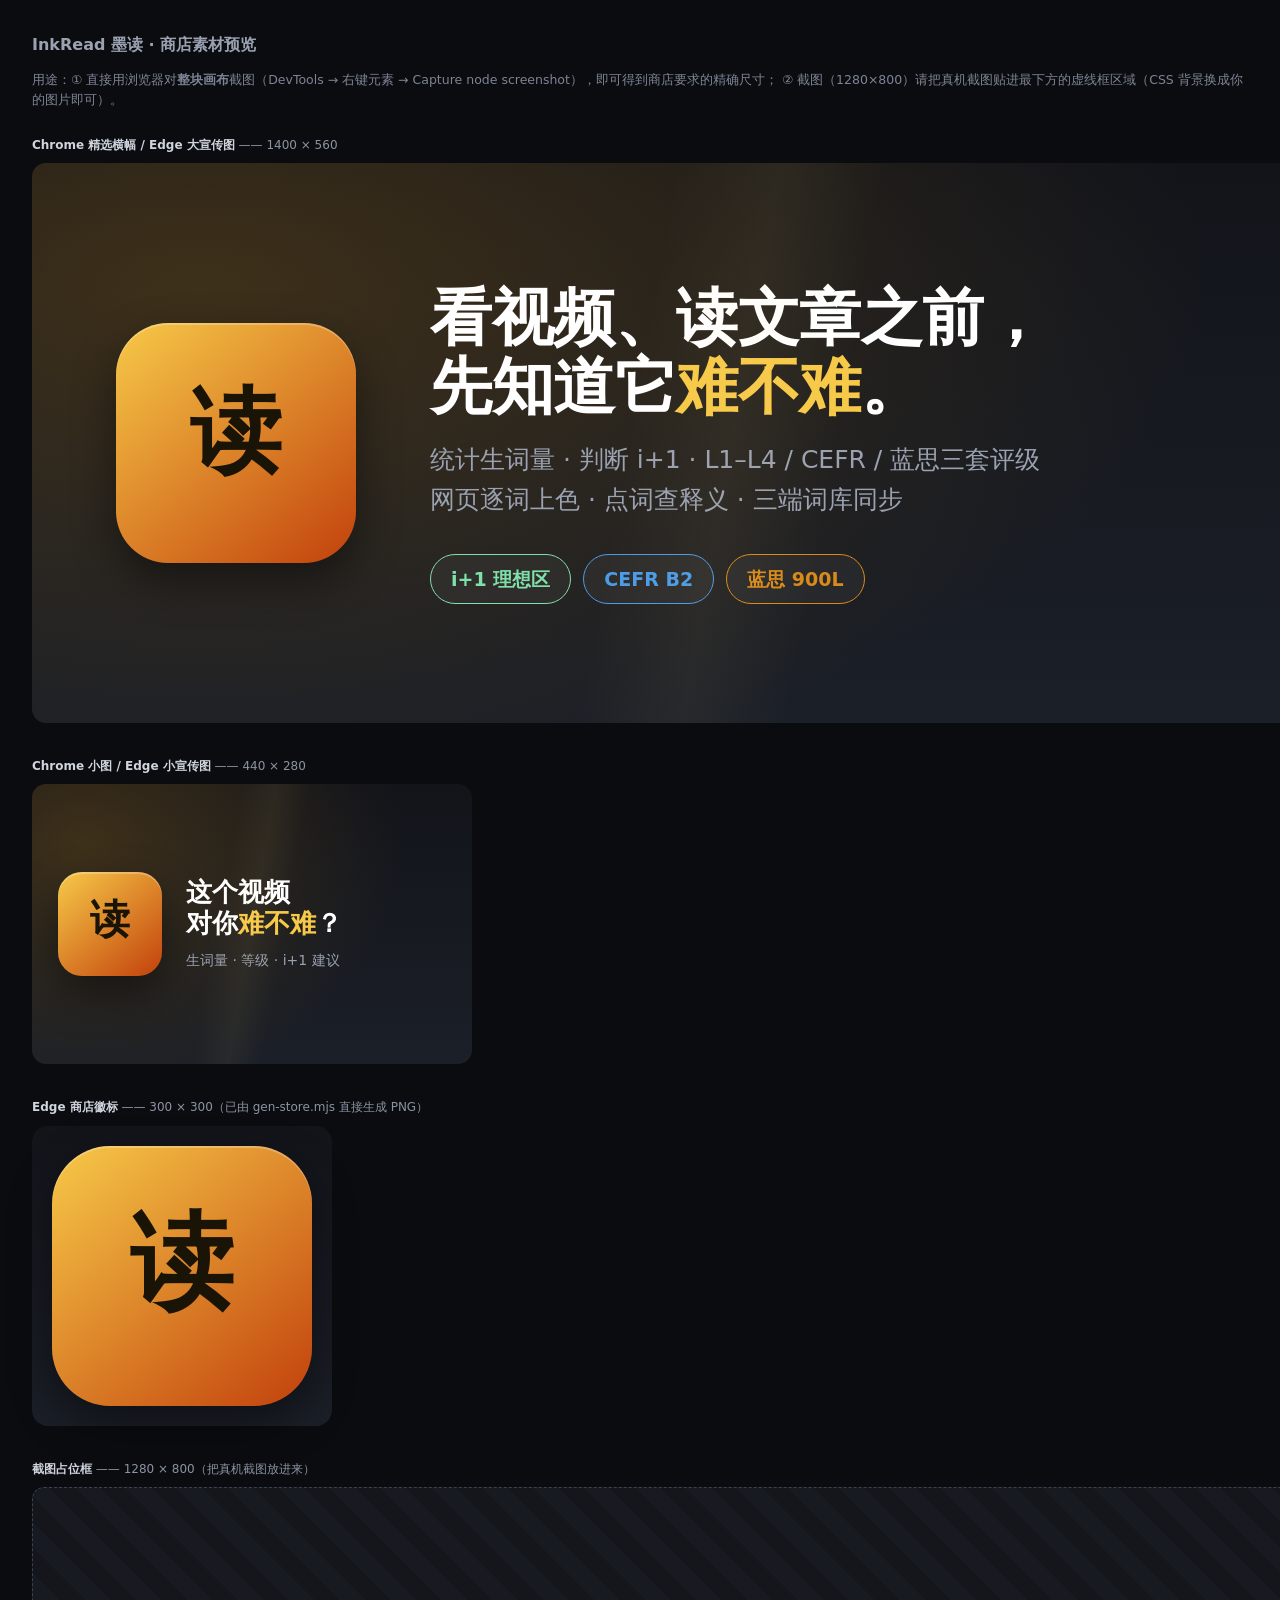
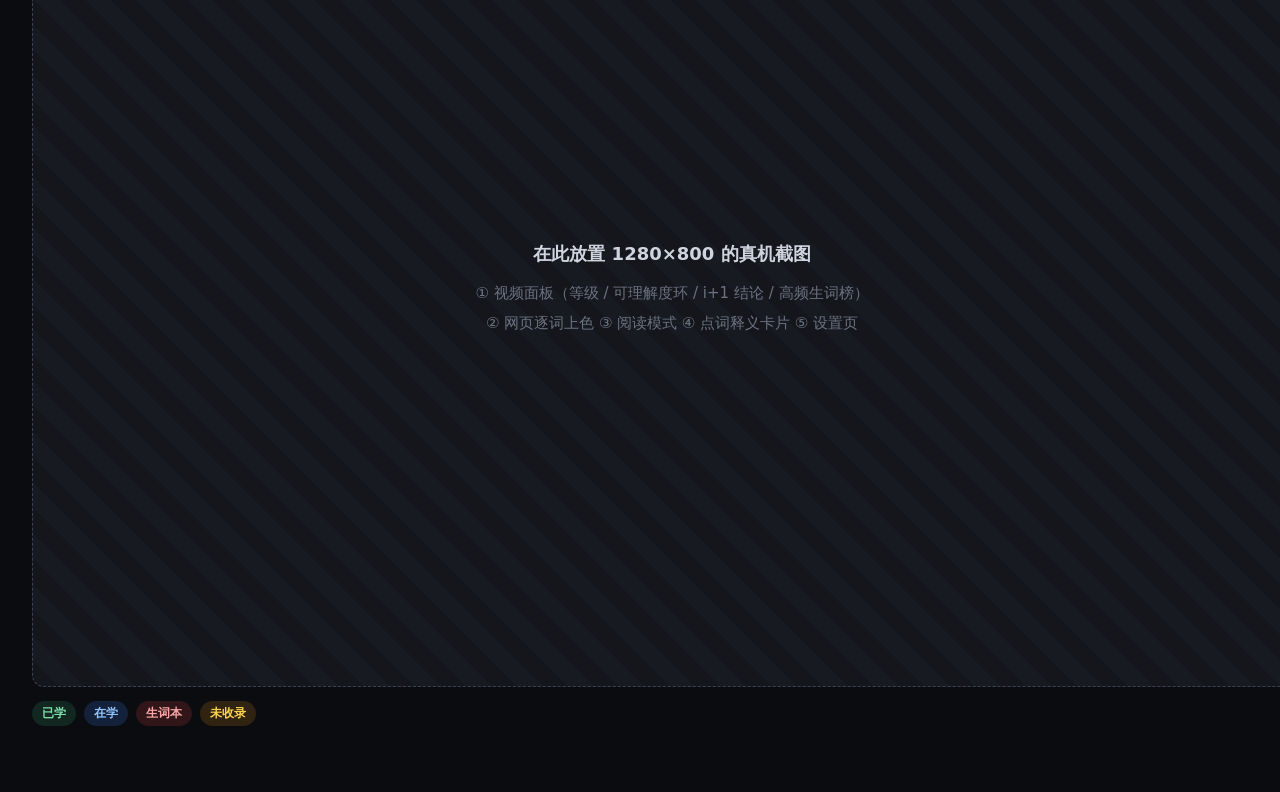
<file: plugin/store/preview.html>
<!DOCTYPE html>
<html lang="zh-CN">
<head>
<meta charset="utf-8">
<title>InkRead 墨读 · 商店素材预览（按尺寸截图）</title>
<style>
  :root {
    --gold-a: #f7c948; --gold-b: #c2410c; --ink: #1a1407;
    --bg-top: #12141a; --bg-bot: #1b1f27;
    --new: #d64545; --learn: #3b82f6; --known: #2e9e6b; --warn: #d98a19;
  }
  * { box-sizing: border-box; }
  body {
    margin: 0; padding: 32px; background: #0b0c10; color: #e8eaf0;
    font: 14px/1.6 -apple-system, "Segoe UI", "PingFang SC", "Microsoft YaHei", system-ui, sans-serif;
  }
  h1 { font-size: 16px; color: #9aa1b0; font-weight: 600; margin: 0 0 6px; }
  .tip { color: #7d8494; font-size: 12.5px; margin-bottom: 26px; }
  .row { margin-bottom: 34px; }
  .row > .cap { font-size: 12px; color: #8b93a3; margin-bottom: 8px; }
  .row > .cap b { color: #cfd4de; }

  /* ---------- 通用品牌底 ---------- */
  .brand {
    position: relative; overflow: hidden; display: flex; align-items: center;
    background: radial-gradient(120% 150% at 12% 22%, rgba(120,84,22,.42), transparent 60%),
                linear-gradient(180deg, var(--bg-top), var(--bg-bot));
    border-radius: 14px;
  }
  .brand::after {          /* 斜向微高光 */
    content: ''; position: absolute; inset: -20% -40%;
    background: linear-gradient(100deg, transparent 46%, rgba(255,226,150,.05) 50%, transparent 54%);
    pointer-events: none;
  }
  .logo {
    flex: none; display: grid; place-items: center; font-weight: 800; color: var(--ink);
    background: linear-gradient(140deg, var(--gold-a), var(--gold-b));
    box-shadow: 0 18px 44px rgba(0,0,0,.45), inset 0 2px 0 rgba(255,255,255,.25);
  }
  .logo span { transform: translateY(-8%); }

  /* ---------- 1400×560 精选横幅 ---------- */
  .marquee { width: 1400px; height: 560px; padding: 0 84px; gap: 74px; }
  .marquee .logo { width: 240px; height: 240px; border-radius: 52px; font-size: 92px; }
  .marquee h2 { margin: 0 0 18px; font-size: 62px; line-height: 1.12; letter-spacing: -.5px; color: #fff; }
  .marquee h2 em { font-style: normal; color: var(--gold-a); }
  .marquee p { margin: 0; font-size: 25px; color: #9aa1b0; max-width: 760px; }
  .marquee .tags { display: flex; gap: 12px; margin-top: 34px; }
  .marquee .tags i {
    font-style: normal; font-size: 19px; font-weight: 700; padding: 9px 20px; border-radius: 999px;
    border: 1px solid currentColor; background: rgba(255,255,255,.04);
  }

  /* ---------- 440×280 小宣传图 ---------- */
  .promo { width: 440px; height: 280px; padding: 0 26px; gap: 24px; }
  .promo .logo { width: 104px; height: 104px; border-radius: 24px; font-size: 40px; }
  .promo h2 { margin: 0 0 10px; font-size: 26px; line-height: 1.2; color: #fff; }
  .promo h2 em { font-style: normal; color: var(--gold-a); }
  .promo p { margin: 0; font-size: 14px; color: #9aa1b0; }

  /* ---------- 1280×800 截图框（放真机截图用） ---------- */
  .shot {
    width: 1280px; height: 800px; border: 1px dashed #3a4150; border-radius: 12px;
    background: repeating-linear-gradient(45deg, #14161c 0 18px, #171a21 18px 36px);
    display: grid; place-items: center; text-align: center; color: #6b7280;
  }
  .shot .inner { font-size: 15px; line-height: 2; }
  .shot .inner b { color: #cfd4de; display: block; font-size: 18px; margin-bottom: 6px; }

  .status { display: flex; gap: 8px; margin-top: 14px; }
  .status i { font-style: normal; font-size: 12px; font-weight: 700; padding: 3px 10px; border-radius: 999px; }
</style>
</head>
<body>

<h1>InkRead 墨读 · 商店素材预览</h1>
<p class="tip">
  用途：① 直接用浏览器对<b>整块画布</b>截图（DevTools → 右键元素 → Capture node screenshot），即可得到商店要求的精确尺寸；
  ② 截图（1280×800）请把真机截图贴进最下方的虚线框区域（CSS 背景换成你的图片即可）。
</p>

<div class="row">
  <div class="cap"><b>Chrome 精选横幅 / Edge 大宣传图</b> —— 1400 × 560</div>
  <div class="brand marquee" id="marquee">
    <div class="logo"><span>读</span></div>
    <div>
      <h2>看视频、读文章之前，<br>先知道它<em>难不难</em>。</h2>
      <p>统计生词量 · 判断 i+1 · L1–L4 / CEFR / 蓝思三套评级<br>网页逐词上色 · 点词查释义 · 三端词库同步</p>
      <div class="tags">
        <i style="color:#7fe0aa">i+1 理想区</i>
        <i style="color:#4a9be8">CEFR B2</i>
        <i style="color:#d98a19">蓝思 900L</i>
      </div>
    </div>
  </div>
</div>

<div class="row">
  <div class="cap"><b>Chrome 小图 / Edge 小宣传图</b> —— 440 × 280</div>
  <div class="brand promo" id="promo">
    <div class="logo"><span>读</span></div>
    <div>
      <h2>这个视频<br>对你<em>难不难</em>？</h2>
      <p>生词量 · 等级 · i+1 建议</p>
    </div>
  </div>
</div>

<div class="row">
  <div class="cap"><b>Edge 商店徽标</b> —— 300 × 300（已由 gen-store.mjs 直接生成 PNG）</div>
  <div style="width:300px;height:300px;display:grid;place-items:center;background:linear-gradient(180deg,#12141a,#1b1f27);border-radius:16px">
    <div class="logo" style="width:260px;height:260px;border-radius:58px;font-size:104px"><span>读</span></div>
  </div>
</div>

<div class="row">
  <div class="cap"><b>截图占位框</b> —— 1280 × 800（把真机截图放进来）</div>
  <div class="shot">
    <div class="inner">
      <b>在此放置 1280×800 的真机截图</b>
      ① 视频面板（等级 / 可理解度环 / i+1 结论 / 高频生词榜）<br>
      ② 网页逐词上色 ③ 阅读模式 ④ 点词释义卡片 ⑤ 设置页
    </div>
  </div>
  <div class="status">
    <i style="background:rgba(46,158,107,.18);color:#7fe0aa">已学</i>
    <i style="background:rgba(59,130,246,.18);color:#93c5fd">在学</i>
    <i style="background:rgba(214,69,69,.18);color:#fca5a5">生词本</i>
    <i style="background:rgba(217,138,25,.18);color:#fcd34d">未收录</i>
  </div>
</div>

</body>
</html>
</file>
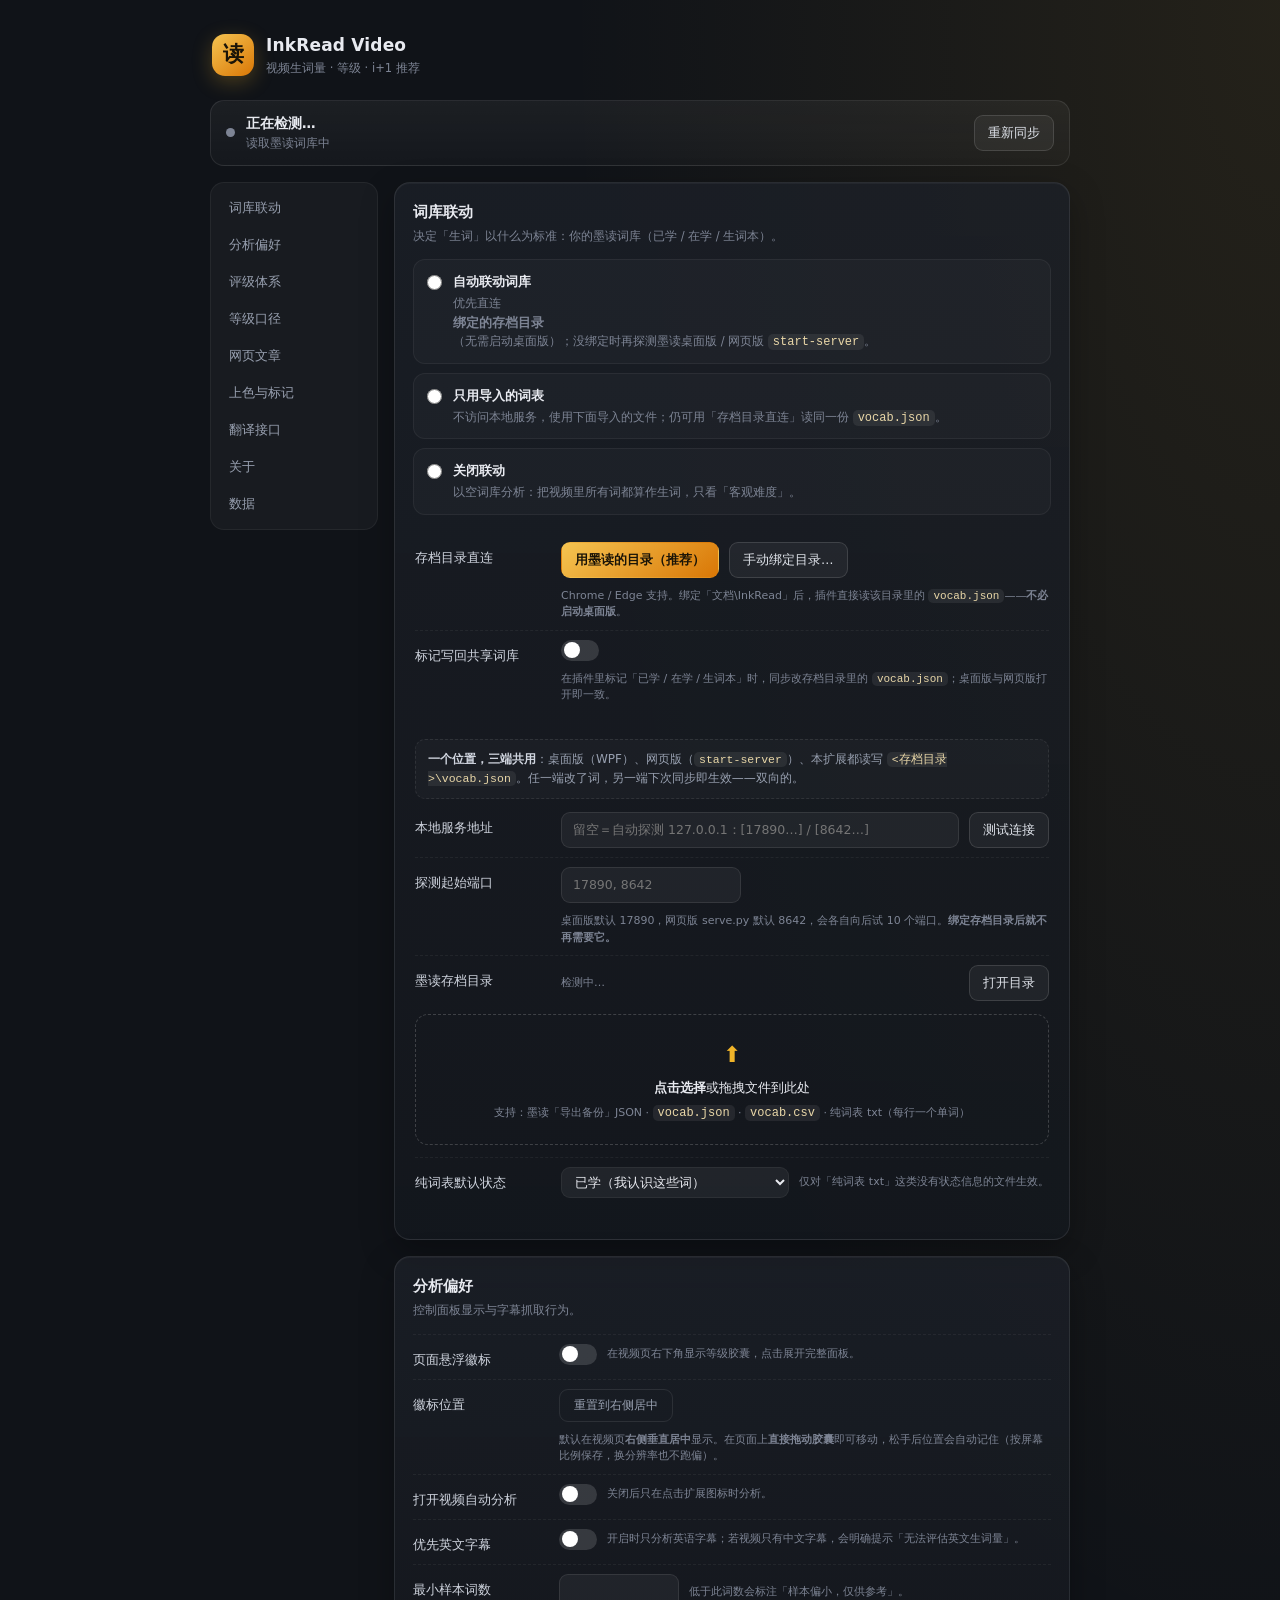
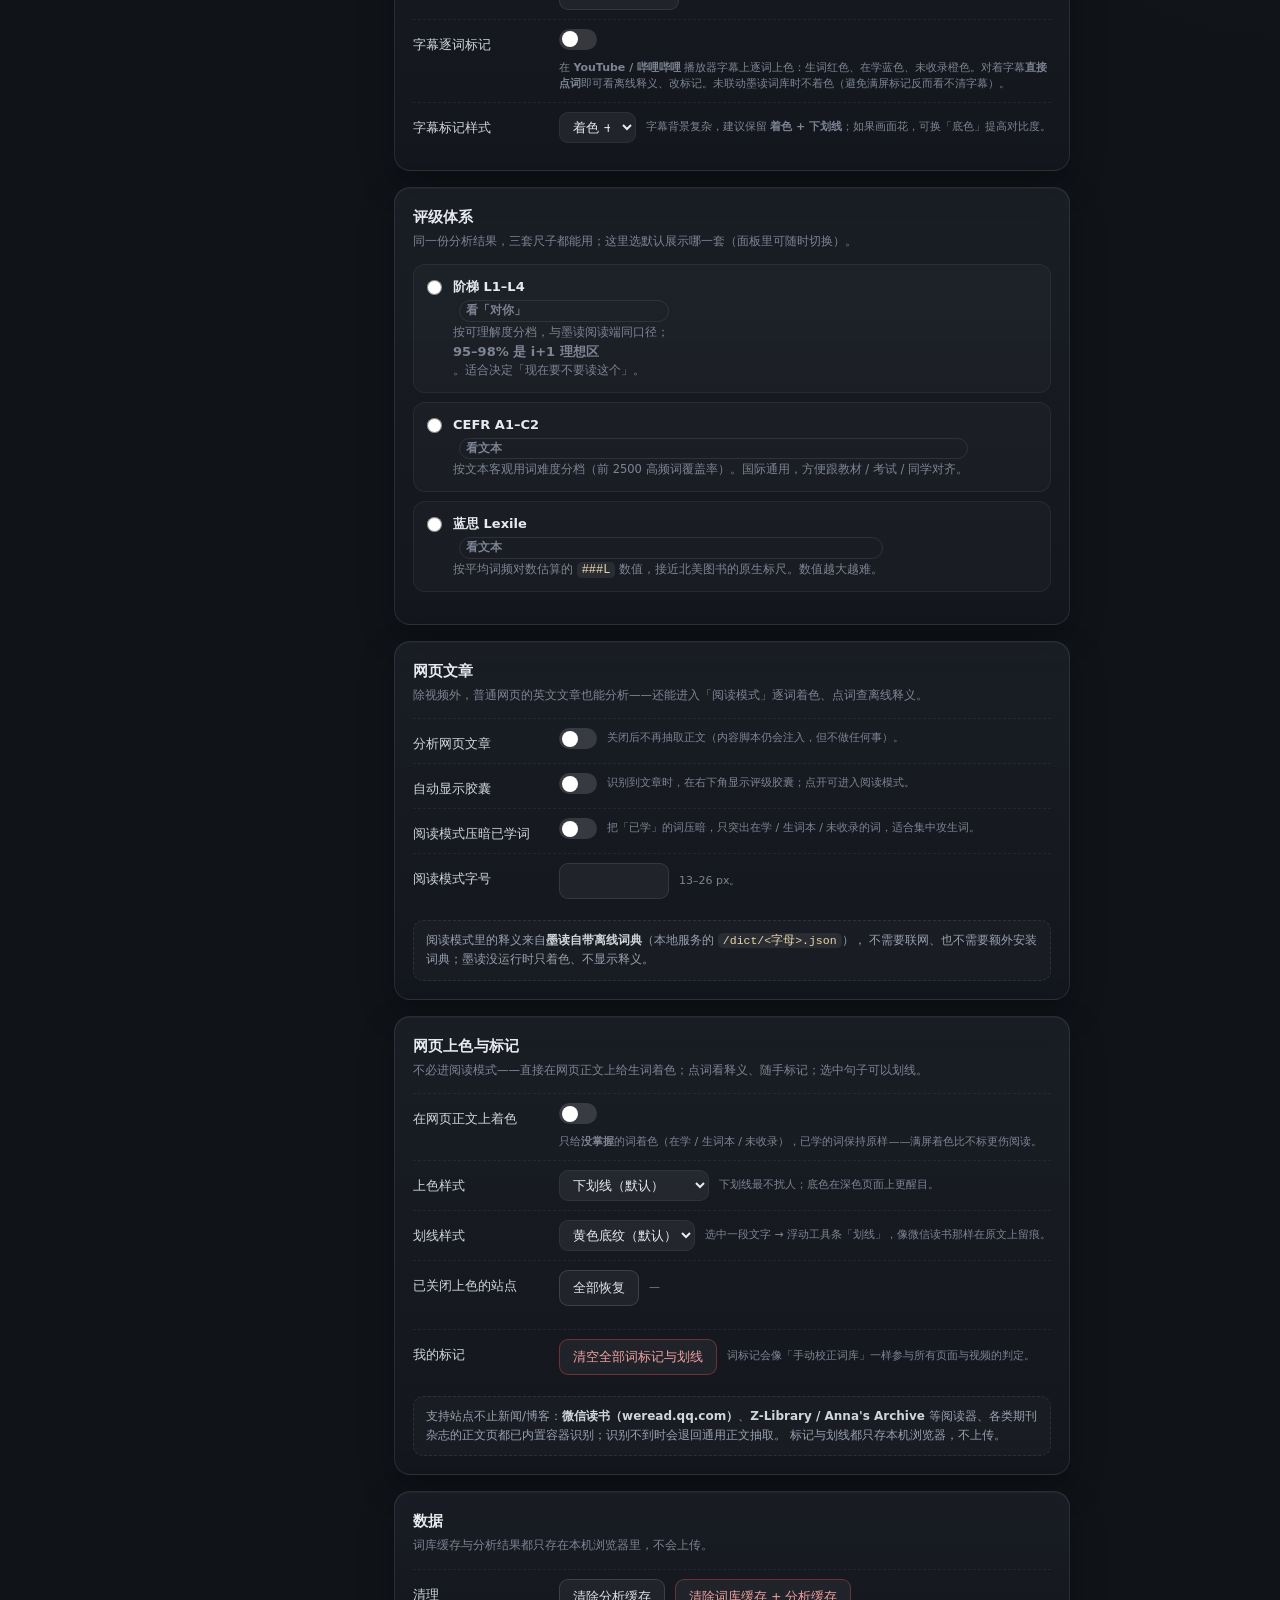
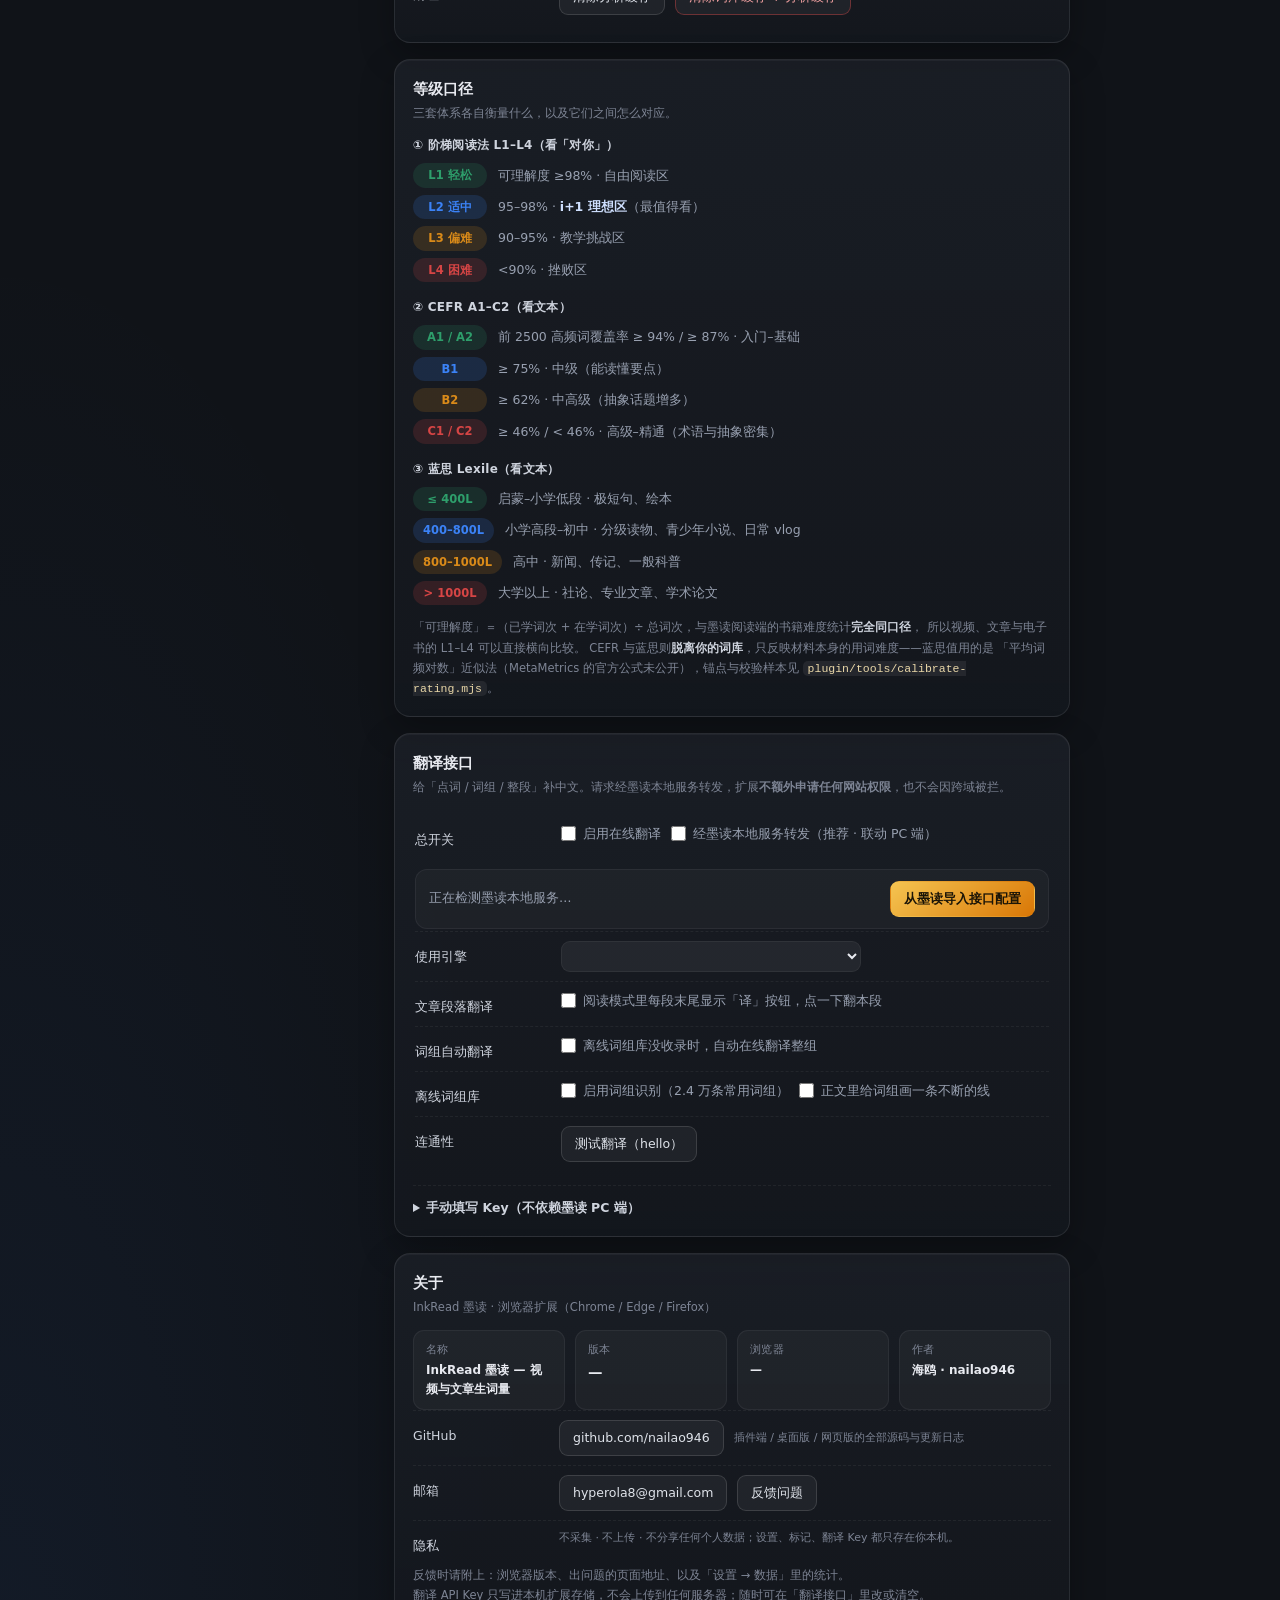
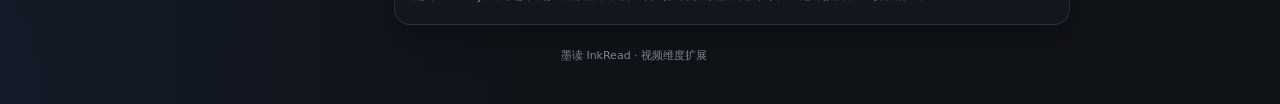
<file: plugin/src/options/options.html>
<!DOCTYPE html>
<html lang="zh-CN">
<head>
  <meta charset="utf-8">
  <title>InkRead Video — 设置</title>
  <link rel="stylesheet" href="options.css">
</head>
<body>
  <div class="page">
    <header class="head">
      <div class="brand">
        <span class="mark">读</span>
        <div>
          <h1>InkRead Video</h1>
          <p>视频生词量 · 等级 · i+1 推荐</p>
        </div>
      </div>
      <span class="ver" id="ver"></span>
    </header>

    <div class="banner" id="linkBanner">
      <span class="dot"></span>
      <div class="banner-t">
        <b id="bannerTitle">正在检测…</b>
        <span id="bannerDesc">读取墨读词库中</span>
      </div>
      <button class="btn" id="btnRefreshVocab">重新同步</button>
    </div>

    <div class="settings-layout">
      <nav class="settings-tabs" data-tabs title="点击跳转到对应设置">
        <button data-tab="link">词库联动</button>
        <button data-tab="prefs">分析偏好</button>
        <button data-tab="rating">评级体系</button>
        <button data-tab="caliber">等级口径</button>
        <button data-tab="article">网页文章</button>
        <button data-tab="color">上色与标记</button>
        <button data-tab="translate">翻译接口</button>
        <button data-tab="about">关于</button>
        <button data-tab="data">数据</button>
      </nav>
      <div class="settings-body">

    <!-- ============ 词库联动 ============ -->
    <section class="card settings-section" data-sec="link">
      <div class="card-h">
        <h2>词库联动</h2>
        <p>决定「生词」以什么为标准：你的墨读词库（已学 / 在学 / 生词本）。</p>
      </div>

      <div class="modes" id="modes">
        <label class="mode" data-mode="auto">
          <input type="radio" name="linkmode" value="auto">
          <div class="mode-b">
            <b>自动联动词库</b>
            <span>优先直连<b>绑定的存档目录</b>（无需启动桌面版）；没绑定时再探测墨读桌面版 / 网页版 <code>start-server</code>。</span>
          </div>
        </label>
        <label class="mode" data-mode="manual">
          <input type="radio" name="linkmode" value="manual">
          <div class="mode-b">
            <b>只用导入的词表</b>
            <span>不访问本地服务，使用下面导入的文件；仍可用「存档目录直连」读同一份 <code>vocab.json</code>。</span>
          </div>
        </label>
        <label class="mode" data-mode="off">
          <input type="radio" name="linkmode" value="off">
          <div class="mode-b">
            <b>关闭联动</b>
            <span>以空词库分析：把视频里所有词都算作生词，只看「客观难度」。</span>
          </div>
        </label>
      </div>

      <div class="sub" data-for="auto manual">
        <div class="row">
          <label>存档目录直连</label>
          <div class="row-c">
            <button class="btn primary" id="btnUsePcDir" title="直接读墨读 PC 端的同一个存档目录，无需再选文件夹">用墨读的目录（推荐）</button>
            <button class="btn" id="btnBindDir">手动绑定目录…</button>
            <button class="btn" id="btnSyncDir" hidden>立即读取</button>
            <button class="btn" id="btnPushMarks" hidden>把标记写回词库</button>
            <button class="btn danger" id="btnUnbindDir" hidden>解除绑定</button>
            <span class="hint" id="dirHint">Chrome / Edge 支持。绑定「文档\InkRead」后，插件直接读该目录里的 <code>vocab.json</code>——<b>不必启动桌面版</b>。</span>
          </div>
        </div>
        <div class="row">
          <label>标记写回共享词库</label>
          <div class="row-c">
            <label class="switch"><input type="checkbox" id="linkWriteBack"><i></i></label>
            <span class="hint">在插件里标记「已学 / 在学 / 生词本」时，同步改存档目录里的 <code>vocab.json</code>；桌面版与网页版打开即一致。</span>
          </div>
        </div>
        <div class="kv" id="dirInfo"></div>
        <div class="note-box" id="dirNote">
          <b>一个位置，三端共用</b>：桌面版（WPF）、网页版（<code>start-server</code>）、本扩展都读写
          <code>&lt;存档目录&gt;\vocab.json</code>。任一端改了词，另一端下次同步即生效——双向的。
        </div>
      </div>

      <div class="sub" data-for="auto">
        <div class="row">
          <label>本地服务地址</label>
          <div class="row-c">
            <input type="text" id="serverUrl" placeholder="留空＝自动探测 127.0.0.1：[17890…] / [8642…]" spellcheck="false">
            <button class="btn" id="btnTest">测试连接</button>
          </div>
        </div>
        <div class="row">
          <label>探测起始端口</label>
          <div class="row-c">
            <input type="text" id="ports" placeholder="17890, 8642" spellcheck="false" style="max-width:180px">
            <span class="hint">桌面版默认 17890，网页版 serve.py 默认 8642，会各自向后试 10 个端口。<b>绑定存档目录后就不再需要它。</b></span>
          </div>
        </div>
        <div class="row">
          <label>墨读存档目录</label>
          <div class="row-c" style="flex:1;min-width:0">
            <div class="hint" id="pcDirOut" style="flex:1;min-width:0">检测中…</div>
            <button class="btn" id="btnOpenPcDir">打开目录</button>
          </div>
        </div>
        <div class="test-out" id="testOut" hidden></div>
      </div>

      <div class="sub" data-for="manual">
        <div class="drop" id="drop">
          <input type="file" id="file" accept=".json,.csv,.txt" hidden>
          <div class="drop-ic">⬆</div>
          <div class="drop-t"><b>点击选择</b>或拖拽文件到此处</div>
          <div class="drop-s">支持：墨读「导出备份」JSON · <code>vocab.json</code> · <code>vocab.csv</code> · 纯词表 txt（每行一个单词）</div>
        </div>
        <div class="row">
          <label>纯词表默认状态</label>
          <div class="row-c">
            <select id="defaultStatus">
              <option value="known">已学（我认识这些词）</option>
              <option value="learning">在学</option>
              <option value="new">生词本</option>
            </select>
            <span class="hint">仅对「纯词表 txt」这类没有状态信息的文件生效。</span>
          </div>
        </div>
        <div class="imp-out" id="impOut" hidden></div>
      </div>

      <div class="kv" id="vocabInfo"></div>
    </section>

    <!-- ============ 分析偏好 ============ -->
    <section class="card settings-section" data-sec="prefs">
      <div class="card-h">
        <h2>分析偏好</h2>
        <p>控制面板显示与字幕抓取行为。</p>
      </div>
      <div class="row">
        <label>页面悬浮徽标</label>
        <div class="row-c">
          <label class="switch"><input type="checkbox" id="uiBadge"><i></i></label>
          <span class="hint">在视频页右下角显示等级胶囊，点击展开完整面板。</span>
        </div>
      </div>
      <div class="row">
        <label>徽标位置</label>
        <div class="row-c">
          <div class="seg" id="segSide">
            <button data-v="right" id="posReset">重置到右侧居中</button>
          </div>
          <span class="hint">默认在视频页<b>右侧垂直居中</b>显示。在页面上<b>直接拖动胶囊</b>即可移动，松手后位置会自动记住（按屏幕比例保存，换分辨率也不跑偏）。</span>
        </div>
      </div>
      <div class="row">
        <label>打开视频自动分析</label>
        <div class="row-c">
          <label class="switch"><input type="checkbox" id="autoAnalyze"><i></i></label>
          <span class="hint">关闭后只在点击扩展图标时分析。</span>
        </div>
      </div>
      <div class="row">
        <label>优先英文字幕</label>
        <div class="row-c">
          <label class="switch"><input type="checkbox" id="preferEn"><i></i></label>
          <span class="hint">开启时只分析英语字幕；若视频只有中文字幕，会明确提示「无法评估英文生词量」。</span>
        </div>
      </div>
      <div class="row">
        <label>最小样本词数</label>
        <div class="row-c">
          <input type="number" id="minTokens" min="0" max="5000" step="10" style="max-width:120px">
          <span class="hint">低于此词数会标注「样本偏小，仅供参考」。</span>
        </div>
      </div>
      <div class="row">
        <label>字幕逐词标记</label>
        <div class="row-c">
          <label class="switch"><input type="checkbox" id="subsMark"><i></i></label>
          <span class="hint">在 <b>YouTube / 哔哩哔哩</b> 播放器字幕上逐词上色：生词红色、在学蓝色、未收录橙色。对着字幕<b>直接点词</b>即可看离线释义、改标记。未联动墨读词库时不着色（避免满屏标记反而看不清字幕）。</span>
        </div>
      </div>
      <div class="row">
        <label>字幕标记样式</label>
        <div class="row-c">
          <select id="subsMarkStyle" style="max-width:180px">
            <option value="line">着色 + 下划线（推荐）</option>
            <option value="mark">加半透明底色</option>
          </select>
          <span class="hint">字幕背景复杂，建议保留 <b>着色 + 下划线</b>；如果画面花，可换「底色」提高对比度。</span>
        </div>
      </div>
    </section>

    <!-- ============ 评级体系 ============ -->
    <section class="card settings-section" data-sec="rating">
      <div class="card-h">
        <h2>评级体系</h2>
        <p>同一份分析结果，三套尺子都能用；这里选默认展示哪一套（面板里可随时切换）。</p>
      </div>

      <div class="modes" id="ratings">
        <label class="mode" data-rating="step">
          <input type="radio" name="ratingsys" value="step">
          <div class="mode-b">
            <b>阶梯 L1–L4 <span class="tagp">看「对你」</span></b>
            <span>按可理解度分档，与墨读阅读端同口径；<b>95–98% 是 i+1 理想区</b>。适合决定「现在要不要读这个」。</span>
          </div>
        </label>
        <label class="mode" data-rating="cefr">
          <input type="radio" name="ratingsys" value="cefr">
          <div class="mode-b">
            <b>CEFR A1–C2 <span class="tagp">看文本</span></b>
            <span>按文本客观用词难度分档（前 2500 高频词覆盖率）。国际通用，方便跟教材 / 考试 / 同学对齐。</span>
          </div>
        </label>
        <label class="mode" data-rating="lexile">
          <input type="radio" name="ratingsys" value="lexile">
          <div class="mode-b">
            <b>蓝思 Lexile <span class="tagp">看文本</span></b>
            <span>按平均词频对数估算的 <code>###L</code> 数值，接近北美图书的原生标尺。数值越大越难。</span>
          </div>
        </label>
      </div>

      <div class="kv" id="ratingDemo"></div>
    </section>

    <!-- ============ 网页文章 ============ -->
    <section class="card settings-section" data-sec="article">
      <div class="card-h">
        <h2>网页文章</h2>
        <p>除视频外，普通网页的英文文章也能分析——还能进入「阅读模式」逐词着色、点词查离线释义。</p>
      </div>
      <div class="row">
        <label>分析网页文章</label>
        <div class="row-c">
          <label class="switch"><input type="checkbox" id="artEnabled"><i></i></label>
          <span class="hint">关闭后不再抽取正文（内容脚本仍会注入，但不做任何事）。</span>
        </div>
      </div>
      <div class="row">
        <label>自动显示胶囊</label>
        <div class="row-c">
          <label class="switch"><input type="checkbox" id="artAutoPill"><i></i></label>
          <span class="hint">识别到文章时，在右下角显示评级胶囊；点开可进入阅读模式。</span>
        </div>
      </div>
      <div class="row">
        <label>阅读模式压暗已学词</label>
        <div class="row-c">
          <label class="switch"><input type="checkbox" id="artDim"><i></i></label>
          <span class="hint">把「已学」的词压暗，只突出在学 / 生词本 / 未收录的词，适合集中攻生词。</span>
        </div>
      </div>
      <div class="row">
        <label>阅读模式字号</label>
        <div class="row-c">
          <input type="number" id="artFont" min="13" max="26" step="1" style="max-width:110px">
          <span class="hint">13–26 px。</span>
        </div>
      </div>
      <div class="note-box">
        阅读模式里的释义来自<b>墨读自带离线词典</b>（本地服务的 <code>/dict/&lt;字母&gt;.json</code>），
        不需要联网、也不需要额外安装词典；墨读没运行时只着色、不显示释义。
      </div>
    </section>

    <!-- ============ 网页上色与标记 ============ -->
    <section class="card settings-section" data-sec="color">
      <div class="card-h">
        <h2>网页上色与标记</h2>
        <p>不必进阅读模式——直接在网页正文上给生词着色；点词看释义、随手标记；选中句子可以划线。</p>
      </div>
      <div class="row">
        <label>在网页正文上着色</label>
        <div class="row-c">
          <label class="switch"><input type="checkbox" id="artInline"><i></i></label>
          <span class="hint">只给<b>没掌握</b>的词着色（在学 / 生词本 / 未收录），已学的词保持原样——满屏着色比不标更伤阅读。</span>
        </div>
      </div>
      <div class="row">
        <label>上色样式</label>
        <div class="row-c">
          <select id="artInlineStyle" style="max-width:150px">
            <option value="line">下划线（默认）</option>
            <option value="mark">底色高亮</option>
          </select>
          <span class="hint">下划线最不扰人；底色在深色页面上更醒目。</span>
        </div>
      </div>
      <div class="row">
        <label>划线样式</label>
        <div class="row-c">
          <select id="artHlStyle" style="max-width:150px">
            <option value="mark">黄色底纹（默认）</option>
            <option value="line">波浪线</option>
          </select>
          <span class="hint">选中一段文字 → 浮动工具条「划线」，像微信读书那样在原文上留痕。</span>
        </div>
      </div>
      <div class="row">
        <label>已关闭上色的站点</label>
        <div class="row-c">
          <button class="btn" id="btnClearSiteOff">全部恢复</button>
          <span class="hint" id="siteOffInfo">—</span>
        </div>
      </div>
      <div class="kv" id="marksInfo"></div>
      <div class="row">
        <label>我的标记</label>
        <div class="row-c">
          <button class="btn danger" id="btnClearMarks">清空全部词标记与划线</button>
          <span class="hint">词标记会像「手动校正词库」一样参与所有页面与视频的判定。</span>
        </div>
      </div>
      <div class="note-box">
        支持站点不止新闻/博客：<b>微信读书（weread.qq.com）</b>、<b>Z-Library / Anna's Archive</b>
        等阅读器、各类期刊杂志的正文页都已内置容器识别；识别不到时会退回通用正文抽取。
        标记与划线都只存本机浏览器，不上传。
      </div>
    </section>

    <!-- ============ 数据 ============ -->
    <section class="card settings-section" data-sec="data">
      <div class="card-h">
        <h2>数据</h2>
        <p>词库缓存与分析结果都只存在本机浏览器里，不会上传。</p>
      </div>
      <div class="kv" id="dataInfo"></div>
      <div class="row">
        <label>清理</label>
        <div class="row-c">
          <button class="btn" id="btnClearReports">清除分析缓存</button>
          <button class="btn danger" id="btnClearAll">清除词库缓存 + 分析缓存</button>
        </div>
      </div>
    </section>

    <!-- ============ 口径说明 ============ -->
    <section class="card settings-section" data-sec="caliber">
      <div class="card-h"><h2>等级口径</h2><p>三套体系各自衡量什么，以及它们之间怎么对应。</p></div>

      <h3 class="subh">① 阶梯阅读法 L1–L4（看「对你」）</h3>
      <div class="legend-table">
        <div class="lt-row"><span class="pill lv1">L1 轻松</span><span>可理解度 ≥98% · 自由阅读区</span></div>
        <div class="lt-row"><span class="pill lv2">L2 适中</span><span>95–98% · <b>i+1 理想区</b>（最值得看）</span></div>
        <div class="lt-row"><span class="pill lv3">L3 偏难</span><span>90–95% · 教学挑战区</span></div>
        <div class="lt-row"><span class="pill lv4">L4 困难</span><span>&lt;90% · 挫败区</span></div>
      </div>

      <h3 class="subh">② CEFR A1–C2（看文本）</h3>
      <div class="legend-table">
        <div class="lt-row"><span class="pill lv1">A1 / A2</span><span>前 2500 高频词覆盖率 ≥ 94% / ≥ 87% · 入门–基础</span></div>
        <div class="lt-row"><span class="pill lv2">B1</span><span>≥ 75% · 中级（能读懂要点）</span></div>
        <div class="lt-row"><span class="pill lv3">B2</span><span>≥ 62% · 中高级（抽象话题增多）</span></div>
        <div class="lt-row"><span class="pill lv4">C1 / C2</span><span>≥ 46% / &lt; 46% · 高级–精通（术语与抽象密集）</span></div>
      </div>

      <h3 class="subh">③ 蓝思 Lexile（看文本）</h3>
      <div class="legend-table">
        <div class="lt-row"><span class="pill lv1">≤ 400L</span><span>启蒙–小学低段 · 极短句、绘本</span></div>
        <div class="lt-row"><span class="pill lv2">400–800L</span><span>小学高段–初中 · 分级读物、青少年小说、日常 vlog</span></div>
        <div class="lt-row"><span class="pill lv3">800–1000L</span><span>高中 · 新闻、传记、一般科普</span></div>
        <div class="lt-row"><span class="pill lv4">&gt; 1000L</span><span>大学以上 · 社论、专业文章、学术论文</span></div>
      </div>

      <p class="fine">
        「可理解度」＝（已学词次 + 在学词次）÷ 总词次，与墨读阅读端的书籍难度统计<b>完全同口径</b>，
        所以视频、文章与电子书的 L1–L4 可以直接横向比较。
        CEFR 与蓝思则<b>脱离你的词库</b>，只反映材料本身的用词难度——蓝思值用的是
        「平均词频对数」近似法（MetaMetrics 的官方公式未公开），锚点与校验样本见
        <code>plugin/tools/calibrate-rating.mjs</code>。
      </p>
    </section>

    <!-- ============ 翻译接口 ============ -->
    <section class="card settings-section" data-sec="translate">
      <div class="card-h">
        <h2>翻译接口</h2>
        <p>给「点词 / 词组 / 整段」补中文。请求经墨读本地服务转发，扩展<b>不额外申请任何网站权限</b>，也不会因跨域被拦。</p>
      </div>

      <div class="sub">
        <div class="row">
          <label>总开关</label>
          <div class="row-c">
            <label class="ck"><input type="checkbox" id="trEnabled"><span>启用在线翻译</span></label>
            <label class="ck"><input type="checkbox" id="trViaLocal"><span>经墨读本地服务转发（推荐 · 联动 PC 端）</span></label>
          </div>
        </div>

        <div class="tr-pc" id="trPc">
          <div class="tr-pc-b" id="trPcBody">正在检测墨读本地服务…</div>
          <button class="btn primary" id="btnImportApi">从墨读导入接口配置</button>
        </div>

        <div class="row">
          <label>使用引擎</label>
          <div class="row-c">
            <select id="trEngine"></select>
            <span class="hint" id="trEngineHint"></span>
          </div>
        </div>

        <div class="row">
          <label>文章段落翻译</label>
          <div class="row-c">
            <label class="ck"><input type="checkbox" id="trPara"><span>阅读模式里每段末尾显示「译」按钮，点一下翻本段</span></label>
          </div>
        </div>

        <div class="row">
          <label>词组自动翻译</label>
          <div class="row-c">
            <label class="ck"><input type="checkbox" id="trPhrase"><span>离线词组库没收录时，自动在线翻译整组</span></label>
          </div>
        </div>

        <div class="row">
          <label>离线词组库</label>
          <div class="row-c">
            <label class="ck"><input type="checkbox" id="phEnabled"><span>启用词组识别（2.4 万条常用词组）</span></label>
            <label class="ck"><input type="checkbox" id="phUnderline"><span>正文里给词组画一条不断的线</span></label>
          </div>
        </div>

        <div class="row">
          <label>连通性</label>
          <div class="row-c">
            <button class="btn" id="btnTrTest">测试翻译（hello）</button>
            <span class="hint" id="trTestOut"></span>
          </div>
        </div>
      </div>

      <details class="acc">
        <summary>手动填写 Key（不依赖墨读 PC 端）</summary>
        <div class="acc-b" id="trKeys"></div>
      </details>
    </section>

    <!-- ============ 关于 ============ -->
    <section class="card settings-section" data-sec="about">
      <div class="card-h">
        <h2>关于</h2>
        <p>InkRead 墨读 · 浏览器扩展（Chrome / Edge / Firefox）</p>
      </div>

      <div class="kv">
        <div class="k"><span>名称</span><b class="small">InkRead 墨读 — 视频与文章生词量</b></div>
        <div class="k"><span>版本</span><b id="abVer">—</b></div>
        <div class="k"><span>浏览器</span><b class="small" id="abUa">—</b></div>
        <div class="k"><span>作者</span><b class="small">海鸥 · nailao946</b></div>
      </div>

      <div class="row">
        <label>GitHub</label>
        <div class="row-c">
          <a class="btn" href="https://github.com/nailao946" target="_blank" rel="noopener">github.com/nailao946</a>
          <span class="hint">插件端 / 桌面版 / 网页版的全部源码与更新日志</span>
        </div>
      </div>

      <div class="row">
        <label>邮箱</label>
        <div class="row-c">
          <a class="btn" href="mailto:hyperola8@gmail.com">hyperola8@gmail.com</a>
          <a class="btn" href="mailto:hyperola8@gmail.com?subject=InkRead%20%E5%A2%A8%E8%AF%BB%20%E5%8F%8D%E9%A6%88">反馈问题</a>
        </div>
      </div>

      <div class="row">
        <label>隐私</label>
        <div class="row-c">
          <span class="hint">不采集 · 不上传 · 不分享任何个人数据；设置、标记、翻译 Key 都只存在你本机。</span>
        </div>
      </div>

      <p class="fine">
        反馈时请附上：浏览器版本、出问题的页面地址、以及「设置 → 数据」里的统计。<br>
        翻译 API Key 只写进本机扩展存储，不会上传到任何服务器；随时可在「翻译接口」里改或清空。
      </p>
    </section>

      </div><!-- /settings-body -->
    </div><!-- /settings-layout -->

    <footer class="foot">
      <span>墨读 InkRead · 视频维度扩展</span>
      <span id="footVer"></span>
    </footer>
  </div>
  <div class="toast" id="toast" hidden></div>
  <script type="module" src="options.js"></script>
</body>
</html>
</file>
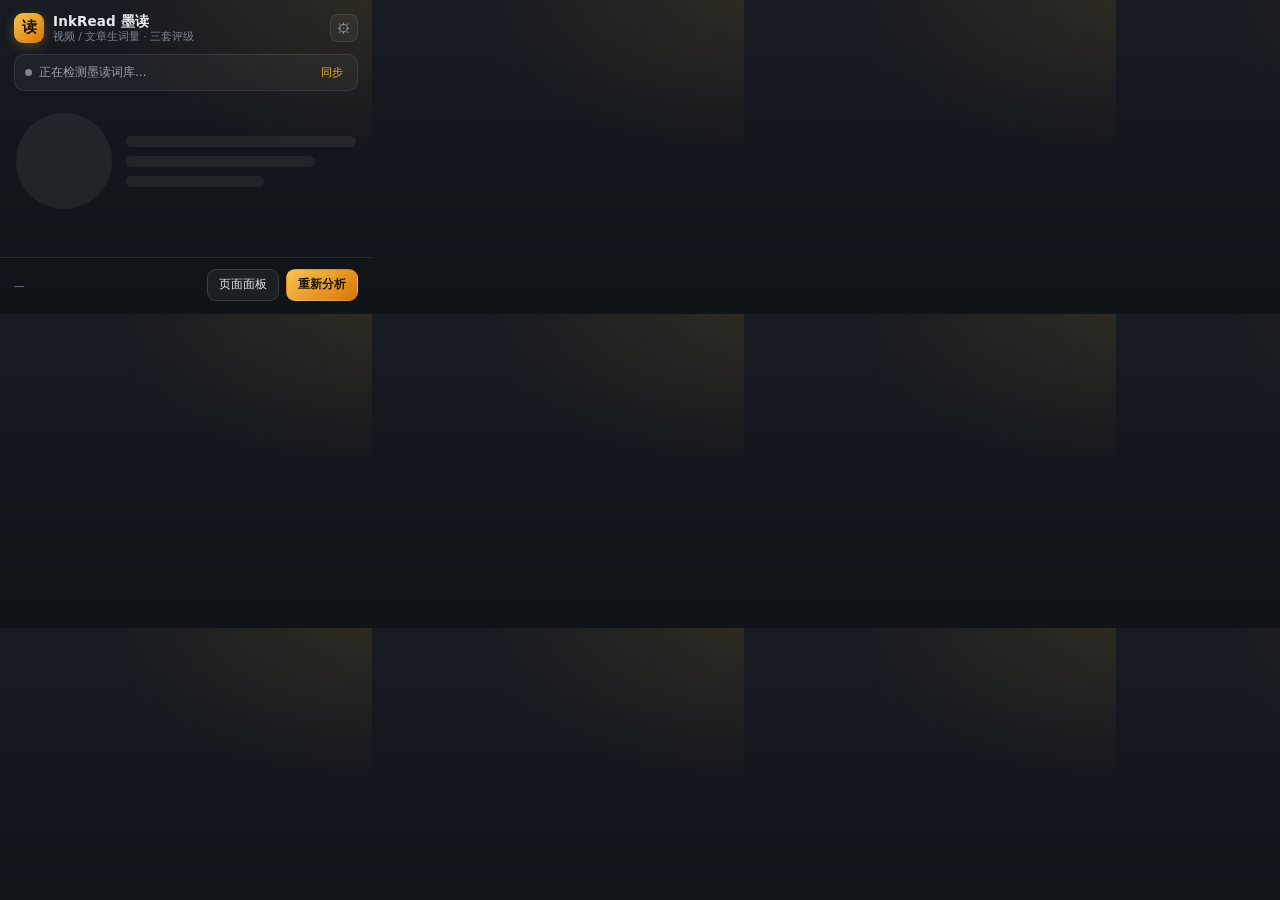
<file: plugin/src/popup/popup.html>
<!DOCTYPE html>
<html lang="zh-CN">
<head>
  <meta charset="utf-8">
  <title>InkRead 墨读</title>
  <link rel="stylesheet" href="popup.css">
</head>
<body>
  <header class="top">
    <div class="brand">
      <span class="mark">读</span>
      <div class="brand-t">
        <b>InkRead 墨读</b>
        <span>视频 / 文章生词量 · 三套评级</span>
      </div>
    </div>
    <div class="top-ops">
      <button class="icon-btn" id="btnOptions" title="设置">⚙</button>
    </div>
  </header>

  <div class="link" id="linkBar">
    <span class="dot"></span>
    <span class="link-t" id="linkText">正在检测墨读词库…</span>
    <button class="link-btn" id="btnSync">同步</button>
  </div>

  <main id="main">
    <div class="skel">
      <div class="skel-ring"></div>
      <div class="skel-lines"><i></i><i></i><i></i></div>
    </div>
  </main>

  <footer class="foot">
    <span id="footNote">—</span>
    <span class="sp"></span>
    <button class="btn" id="btnReader" hidden>阅读模式</button>
    <button class="btn" id="btnPanel">页面面板</button>
    <button class="btn primary" id="btnReload">重新分析</button>
  </footer>

  <script type="module" src="popup.js"></script>
</body>
</html>
</file>
<file: plugin/src/options/options.css>
:root {
  --bg: #101318;
  --bg2: #161a21;
  --panel: #1a1f27;
  --line: rgba(255, 255, 255, .09);
  --line2: rgba(255, 255, 255, .055);
  --txt: #e8eaf0;
  --dim: #98a0b0;
  --dim2: #7d8494;
  --gold: #f0b429;
  --gold2: #d97706;
  --ok: #2e9e6b;
  --warn: #d98a19;
  --bad: #d64545;
  --blue: #3b82f6;
}
* { box-sizing: border-box; margin: 0; padding: 0; }
body {
  background:
    radial-gradient(90% 55% at 100% 0%, rgba(240, 180, 41, .09), transparent 62%),
    radial-gradient(70% 50% at 0% 100%, rgba(59, 130, 246, .07), transparent 60%),
    var(--bg);
  color: var(--txt);
  font: 13.5px/1.6 -apple-system, "Segoe UI", "PingFang SC", "Microsoft YaHei", system-ui, sans-serif;
  min-height: 100vh; padding: 30px 20px 40px;
  -webkit-font-smoothing: antialiased;
}
::-webkit-scrollbar { width: 9px; }
::-webkit-scrollbar-thumb { background: rgba(255, 255, 255, .14); border-radius: 9px; }
code { font: 12px/1.4 ui-monospace, Consolas, monospace; background: rgba(255, 255, 255, .07); padding: 1px 5px; border-radius: 5px; color: #e9d7a8; }

.page { max-width: 860px; margin: 0 auto; display: flex; flex-direction: column; gap: 16px; }

/* ---------- 头部 ---------- */
.head { display: flex; align-items: center; justify-content: space-between; padding: 2px 2px 6px; }
.brand { display: flex; align-items: center; gap: 12px; }
.mark {
  width: 42px; height: 42px; border-radius: 13px; display: grid; place-items: center;
  background: linear-gradient(140deg, #f5c451, #d97706); color: #1a1407; font-weight: 800; font-size: 21px;
  box-shadow: 0 6px 20px rgba(240, 180, 41, .26);
}
.head h1 { font-size: 17px; letter-spacing: .01em; }
.head p { font-size: 11.5px; color: var(--dim2); }
.ver { font-size: 11px; color: var(--dim2); }

/* ---------- 联动横幅 ---------- */
.banner {
  display: flex; align-items: center; gap: 11px; padding: 12px 15px; border-radius: 14px;
  background: linear-gradient(180deg, rgba(255, 255, 255, .05), rgba(255, 255, 255, .025));
  border: 1px solid var(--line);
}
.banner .dot { width: 9px; height: 9px; border-radius: 50%; background: var(--dim2); flex: none; }
.banner[data-ok="1"] .dot { background: var(--ok); box-shadow: 0 0 0 4px rgba(46, 158, 107, .18); }
.banner[data-ok="0"] .dot { background: var(--warn); box-shadow: 0 0 0 4px rgba(217, 138, 25, .16); }
.banner-t { flex: 1; min-width: 0; display: flex; flex-direction: column; }
.banner-t b { font-size: 13.5px; }
.banner-t span { font-size: 11.5px; color: var(--dim2); }

/* ---------- 卡片 ---------- */
.card {
  background: linear-gradient(180deg, rgba(28, 32, 40, .78), rgba(20, 24, 30, .82));
  border: 1px solid var(--line); border-radius: 16px; padding: 18px;
  box-shadow: 0 12px 34px rgba(0, 0, 0, .28), inset 0 1px 0 rgba(255, 255, 255, .04);
}
.card-h { margin-bottom: 14px; }
.card-h h2 { font-size: 14.5px; letter-spacing: .01em; }
.card-h p { font-size: 11.5px; color: var(--dim2); margin-top: 3px; }

/* ---------- 模式选择 ---------- */
.modes { display: flex; flex-direction: column; gap: 9px; margin-bottom: 14px; }
.mode {
  display: flex; gap: 11px; align-items: flex-start; padding: 12px 13px; border-radius: 12px;
  border: 1px solid var(--line2); background: rgba(255, 255, 255, .022); cursor: pointer;
  transition: border-color .16s ease, background .16s ease;
}
.mode:hover { border-color: rgba(255, 255, 255, .16); }
.mode input { margin-top: 3px; accent-color: var(--gold); width: 15px; height: 15px; flex: none; }
.mode-b b { display: block; font-size: 13px; }
.mode-b span { display: block; font-size: 11.5px; color: var(--dim2); margin-top: 2px; line-height: 1.55; }
.mode:has(input:checked) { border-color: rgba(240, 180, 41, .5); background: rgba(240, 180, 41, .07); }

/* ---------- 子面板 ---------- */
.sub { padding: 4px 2px 0; }
.sub[hidden] { display: none; }

.row { display: flex; gap: 14px; padding: 9px 0; border-top: 1px dashed var(--line2); align-items: flex-start; }
.row:first-child { border-top: 0; }
.row > label { width: 132px; flex: none; font-size: 12.5px; color: #cfd4de; padding-top: 6px; }
.row-c { flex: 1; display: flex; align-items: center; gap: 10px; flex-wrap: wrap; min-width: 0; }
.hint { font-size: 11px; color: var(--dim2); line-height: 1.5; }

input[type=text], input[type=number], select {
  background: rgba(255, 255, 255, .05); border: 1px solid var(--line); color: var(--txt);
  border-radius: 9px; padding: 7px 11px; font: inherit; font-size: 12.5px; min-width: 0; flex: 1; max-width: 420px;
}
input[type=text]:focus, input[type=number]:focus, select:focus { outline: none; border-color: rgba(240, 180, 41, .55); background: rgba(255, 255, 255, .075); }

.btn {
  border: 1px solid rgba(255, 255, 255, .13); background: rgba(255, 255, 255, .05); color: #dfe3ea;
  border-radius: 9px; padding: 7px 13px; font: inherit; font-size: 12.5px; cursor: pointer; white-space: nowrap;
  transition: background .15s ease, border-color .15s ease, filter .15s ease;
}
.btn:hover { background: rgba(255, 255, 255, .11); }
.btn[disabled] { opacity: .5; cursor: default; }
.btn.danger { border-color: rgba(214, 69, 69, .42); color: #f0a0a0; }
.btn.danger:hover { background: rgba(214, 69, 69, .16); }
.btn.primary { background: linear-gradient(140deg, #f5c451, #d97706); border-color: transparent; color: #1a1407; font-weight: 700; }

/* 开关 */
.switch { display: inline-flex; align-items: center; cursor: pointer; }
.switch input { display: none; }
.switch i { width: 38px; height: 21px; border-radius: 999px; background: rgba(255, 255, 255, .14); position: relative; transition: background .18s ease; }
.switch i::after { content: ""; position: absolute; top: 2.5px; left: 2.5px; width: 16px; height: 16px; border-radius: 50%; background: #fff; transition: transform .18s ease; }
.switch input:checked + i { background: var(--gold); }
.switch input:checked + i::after { transform: translateX(17px); }

/* 分段 */
.seg { display: inline-flex; border: 1px solid var(--line); border-radius: 9px; overflow: hidden; }
.seg button { border: 0; background: transparent; color: var(--dim); padding: 6px 14px; font: inherit; font-size: 12px; cursor: pointer; }
.seg button.active { background: rgba(240, 180, 41, .18); color: #f3d79a; font-weight: 600; }

/* 拖拽导入 */
.drop {
  border: 1.5px dashed rgba(255, 255, 255, .18); border-radius: 13px; padding: 22px; text-align: center;
  cursor: pointer; transition: border-color .18s ease, background .18s ease; margin-bottom: 12px;
}
.drop:hover, .drop.over { border-color: rgba(240, 180, 41, .6); background: rgba(240, 180, 41, .06); }
.drop-ic { font-size: 22px; color: var(--gold); }
.drop-t { font-size: 13px; margin-top: 6px; }
.drop-s { font-size: 11px; color: var(--dim2); margin-top: 5px; line-height: 1.6; }

/* 输出块 */
.test-out, .imp-out { margin-top: 10px; padding: 10px 12px; border-radius: 10px; font-size: 12px; line-height: 1.6; }
.test-out[data-ok="1"], .imp-out[data-ok="1"] { background: rgba(46, 158, 107, .12); border: 1px solid rgba(46, 158, 107, .32); color: #a9e6c7; }
.test-out[data-ok="0"], .imp-out[data-ok="0"] { background: rgba(217, 138, 25, .12); border: 1px solid rgba(217, 138, 25, .32); color: #f0cb92; }

/* KV 表 */
.kv { display: grid; grid-template-columns: repeat(auto-fit, minmax(150px, 1fr)); gap: 10px; margin-top: 14px; }
.kv .k { background: rgba(255, 255, 255, .035); border: 1px solid var(--line2); border-radius: 11px; padding: 10px 12px; }
.kv .k span { display: block; font-size: 10.5px; color: var(--dim2); letter-spacing: .03em; }
.kv .k b { display: block; font-size: 14.5px; font-weight: 700; margin-top: 3px; word-break: break-all; }
.kv .k b.small { font-size: 12px; font-weight: 600; }

/* 等级表 */
.legend-table { display: flex; flex-direction: column; gap: 7px; margin-bottom: 12px; }
.lt-row { display: flex; align-items: center; gap: 11px; font-size: 12.5px; color: var(--dim); }
.lt-row .pill { padding: 3px 10px; border-radius: 999px; font-size: 11.5px; font-weight: 700; min-width: 74px; text-align: center; }
.lv1 { color: #2e9e6b; background: rgba(46, 158, 107, .16); }
.lv2 { color: #3b82f6; background: rgba(59, 130, 246, .16); }
.lv3 { color: #d98a19; background: rgba(217, 138, 25, .16); }
.lv4 { color: #d64545; background: rgba(214, 69, 69, .16); }
.lt-row b { color: #cfe0ff; }

.fine { font-size: 11.5px; color: var(--dim2); line-height: 1.75; }
.fine b { color: #cfd4de; }

.foot { text-align: center; font-size: 11px; color: var(--dim2); padding: 6px 0 0; display: flex; justify-content: center; gap: 12px; }

/* Toast */
.toast {
  position: fixed; left: 50%; bottom: 26px; transform: translateX(-50%);
  background: rgba(28, 32, 40, .97); border: 1px solid var(--line); color: #fff;
  padding: 10px 18px; border-radius: 11px; font-size: 12.5px; z-index: 99;
  box-shadow: 0 14px 40px rgba(0, 0, 0, .5);
}
.toast[data-t="ok"] { border-color: rgba(46, 158, 107, .5); }
.toast[data-t="err"] { border-color: rgba(214, 69, 69, .5); }

/* ---------- 评级体系 / 文章阅读（新增） ---------- */
.tagp { font-size: 10px; font-weight: 600; color: var(--dim2); border: 1px solid var(--line); border-radius: 999px; padding: 1px 6px; margin-left: 6px; vertical-align: 1px; }
.subh { font-size: 12px; font-weight: 700; color: #cfd4de; margin: 16px 0 8px; letter-spacing: .02em; }
.subh:first-of-type { margin-top: 4px; }
.note-box { margin-top: 12px; padding: 10px 12px; border: 1px dashed var(--line); border-radius: 10px; font-size: 12px; line-height: 1.6; color: var(--dim); background: rgba(255,255,255,.025); }
.note-box b { color: #cfd4de; }
.note-box code, .fine code { font-family: ui-monospace, Consolas, monospace; font-size: 11.5px; background: rgba(255,255,255,.07); padding: 1px 5px; border-radius: 5px; }

/* ================= 左侧悬浮 tab 栏（设置分区导航） =================
   点击平滑滚到对应分区，滚动时高亮当前分区。窄屏（<720px）自动变成顶部横向换行。 */
.settings-layout { display: grid; grid-template-columns: 168px minmax(0, 1fr); gap: 16px; align-items: start; }
.settings-tabs {
  position: sticky; top: 14px; display: flex; flex-direction: column; gap: 3px;
  padding: 8px; border: 1px solid var(--line2); border-radius: 14px; background: rgba(255,255,255,.035);
}
.settings-tabs button {
  text-align: left; border: 0; background: transparent; color: var(--dim);
  font: inherit; font-size: 12.5px; padding: 7px 10px; border-radius: 9px; cursor: pointer;
}
.settings-tabs button:hover { background: rgba(255,255,255,.07); color: #e8eaf0; }
.settings-tabs button.active { background: rgba(245,196,81,.16); color: #f5c451; font-weight: 700; }
.settings-body { display: flex; flex-direction: column; gap: 16px; min-width: 0; }
.settings-section { scroll-margin-top: 14px; }

/* ---------- 复选行 / 下拉 / 链接式按钮 / 折叠 ---------- */
.ck { display: inline-flex; align-items: center; gap: 7px; font-size: 12.5px; color: var(--dim); cursor: pointer; }
.ck input { accent-color: #d97706; width: 15px; height: 15px; }
select { background: rgba(255,255,255,.06); border: 1px solid var(--line2); color: #e8eaf0;
  font: inherit; font-size: 12.5px; padding: 6px 9px; border-radius: 9px; outline: none; max-width: 300px; }
a.btn { text-decoration: none; display: inline-flex; align-items: center; }

/* ---------- 翻译：墨读 PC 端状态条 ---------- */
.tr-pc { display: flex; align-items: center; gap: 12px; padding: 11px 13px; margin: 10px 0 2px;
  border: 1px solid var(--line2); border-radius: 12px; background: rgba(255,255,255,.03); flex-wrap: wrap; }
.tr-pc-b { flex: 1; min-width: 230px; font-size: 12.5px; line-height: 1.65; color: var(--dim); }
.tr-pc-b b { color: #cfd4de; }
.tr-pc-b code { font-family: ui-monospace, Consolas, monospace; font-size: 11.5px;
  background: rgba(255,255,255,.07); padding: 1px 5px; border-radius: 5px; word-break: break-all; }
.tr-pc[data-ok="1"] { border-color: rgba(46,158,107,.42); }
.tr-pc[data-ok="0"] { border-color: rgba(217,138,25,.42); }
.hint code { font-family: ui-monospace, Consolas, monospace; font-size: 11px;
  background: rgba(255,255,255,.07); padding: 1px 5px; border-radius: 5px; word-break: break-all; }

.acc { margin-top: 14px; border-top: 1px dashed var(--line2); padding-top: 12px; }
.acc > summary { cursor: pointer; font-size: 12.5px; color: #cfd4de; font-weight: 600; outline: none; }
.acc-b { padding-top: 12px; }
.key-grid { display: grid; grid-template-columns: 128px minmax(0, 1fr); gap: 8px 12px; align-items: center; }
.key-grid label { font-size: 12.5px; color: #cfd4de; }
.key-grid input { background: rgba(255,255,255,.06); border: 1px solid var(--line2); color: #e8eaf0;
  font: inherit; font-size: 12.5px; padding: 6px 9px; border-radius: 9px; outline: none; width: 100%; }
.key-grid .kg-h { grid-column: 1 / -1; font-size: 11.5px; color: var(--dim2); margin-top: 8px; }

@media (max-width: 720px) {
  .settings-layout { grid-template-columns: 1fr; }
  .settings-tabs { position: static; flex-direction: row; flex-wrap: wrap; }
}
</file>
<file: plugin/src/popup/popup.css>
:root {
  --bg: #14171d;
  --bg2: #1b1f27;
  --line: rgba(255, 255, 255, .09);
  --tone: #6b7280;
  --txt: #e8eaf0;
  --dim: #98a0b0;
  --dim2: #7d8494;
  --gold: #f0b429;
}
* { box-sizing: border-box; margin: 0; padding: 0; }
html, body { width: 372px; }
body {
  font: 13px/1.55 -apple-system, "Segoe UI", "PingFang SC", "Microsoft YaHei", system-ui, sans-serif;
  color: var(--txt);
  background:
    radial-gradient(120% 80% at 100% 0%, rgba(240, 180, 41, .10), transparent 60%),
    linear-gradient(180deg, #171b22, #101318);
  -webkit-font-smoothing: antialiased;
}
::-webkit-scrollbar { width: 8px; }
::-webkit-scrollbar-thumb { background: rgba(255, 255, 255, .14); border-radius: 8px; }

/* ---------- 顶栏 ---------- */
.top { display: flex; align-items: center; justify-content: space-between; padding: 13px 14px 11px; }
.brand { display: flex; align-items: center; gap: 9px; }
.mark {
  width: 30px; height: 30px; border-radius: 9px; display: grid; place-items: center;
  background: linear-gradient(140deg, #f5c451, #d97706); color: #1a1407;
  font-weight: 800; font-size: 15px; box-shadow: 0 3px 12px rgba(240, 180, 41, .28);
}
.brand-t { display: flex; flex-direction: column; line-height: 1.25; }
.brand-t b { font-size: 13.5px; letter-spacing: .01em; }
.brand-t span { font-size: 10.5px; color: var(--dim2); }
.icon-btn {
  width: 28px; height: 28px; border-radius: 8px; border: 1px solid var(--line);
  background: rgba(255, 255, 255, .045); color: var(--dim); cursor: pointer; font-size: 14px;
}
.icon-btn:hover { color: #fff; background: rgba(255, 255, 255, .1); }

/* ---------- 联动条 ---------- */
.link {
  display: flex; align-items: center; gap: 7px; margin: 0 14px 12px;
  padding: 7px 10px; border-radius: 10px;
  background: rgba(255, 255, 255, .04); border: 1px solid var(--line);
  font-size: 11.5px; color: var(--dim);
}
.link .dot { width: 7px; height: 7px; border-radius: 50%; background: var(--dim2); flex: none; }
.link[data-ok="1"] .dot { background: #2e9e6b; box-shadow: 0 0 0 3px rgba(46, 158, 107, .2); }
.link[data-ok="0"] .dot { background: #d98a19; }
.link-t { flex: 1; min-width: 0; overflow: hidden; text-overflow: ellipsis; white-space: nowrap; }
.link-btn { border: 0; background: transparent; color: var(--gold); font: inherit; font-size: 11px; cursor: pointer; padding: 2px 4px; border-radius: 6px; }
.link-btn:hover { background: rgba(240, 180, 41, .14); }

/* ---------- 主区 ---------- */
main { padding: 0 14px 6px; min-height: 150px; }

.hero { display: flex; gap: 14px; align-items: center; margin-bottom: 13px; }
.ring { position: relative; width: 96px; height: 96px; flex: none; }
.ring svg { transform: rotate(-90deg); display: block; }
.ring .bg { stroke: rgba(255, 255, 255, .08); }
.ring .fg { stroke: var(--tone); stroke-linecap: round; transition: stroke-dashoffset .6s cubic-bezier(.2, .7, .2, 1); }
.ring .mid { position: absolute; inset: 0; display: grid; place-content: center; text-align: center; }
.ring .num { font-size: 23px; font-weight: 700; font-variant-numeric: tabular-nums; line-height: 1; }
.ring .num i { font-size: 11px; font-style: normal; color: var(--dim); }
.ring .cap { font-size: 10px; color: var(--dim2); margin-top: 3px; letter-spacing: .05em; }
.hero-main { flex: 1; min-width: 0; }
.lvl {
  display: inline-flex; align-items: center; gap: 6px; padding: 3px 10px; border-radius: 999px;
  font-size: 11.5px; font-weight: 700; color: var(--tone);
  background: color-mix(in srgb, var(--tone) 16%, transparent);
  border: 1px solid color-mix(in srgb, var(--tone) 34%, transparent);
}
.tier { font-size: 11px; color: var(--dim2); margin-top: 7px; }
.verd { margin-top: 8px; font-size: 12.5px; font-weight: 600; }
.verd.ok { color: #7fe0aa; } .verd.no { color: #f0a86a; }
.vd { margin-top: 3px; font-size: 11.5px; color: var(--dim); line-height: 1.5; }

.grid { display: grid; grid-template-columns: repeat(4, 1fr); gap: 8px; margin-bottom: 13px; }
.cell { background: rgba(255, 255, 255, .045); border: 1px solid rgba(255, 255, 255, .06); border-radius: 10px; padding: 8px 5px; text-align: center; }
.cell b { display: block; font-size: 15.5px; font-weight: 700; font-variant-numeric: tabular-nums; }
.cell span { display: block; font-size: 10px; color: var(--dim2); margin-top: 2px; }

.sec { margin-bottom: 13px; }
.sec-h { display: flex; align-items: baseline; justify-content: space-between; font-size: 11px; color: var(--dim2); margin-bottom: 7px; letter-spacing: .03em; }
.sec-h b { color: #cfd4de; font-weight: 600; }
.bar { display: flex; height: 8px; border-radius: 6px; overflow: hidden; background: rgba(255, 255, 255, .06); }
.bar i { display: block; height: 100%; }
.b1 { background: #2e9e6b; } .b2 { background: #4a9be8; } .b3 { background: #d98a19; } .b4 { background: #d97757; } .b5 { background: #8b5cf6; }
.legend { display: flex; flex-wrap: wrap; gap: 4px 10px; margin-top: 7px; font-size: 10.5px; color: var(--dim2); }
.legend span { display: inline-flex; align-items: center; gap: 4px; }
.legend em { width: 7px; height: 7px; border-radius: 2px; }

.chips { display: flex; flex-wrap: wrap; gap: 5px; }
.chip { font-size: 11.5px; padding: 3px 8px; border-radius: 7px; background: rgba(255, 255, 255, .06); border: 1px solid rgba(255, 255, 255, .07); color: #dfe3ea; }
.chip b { font-weight: 700; }
.chip em { font-style: normal; color: var(--dim2); font-size: 10px; margin-left: 3px; }
.chip[data-s="new"] { border-color: color-mix(in srgb, #d64545 42%, transparent); }
.chip[data-s="unknown"] { border-color: color-mix(in srgb, #f0b429 40%, transparent); }
.chip[data-s="learning"] { border-color: color-mix(in srgb, #3b82f6 42%, transparent); }

/* 视频信息卡 */
.vcard { display: flex; gap: 10px; align-items: flex-start; margin-bottom: 13px; padding: 10px; border-radius: 12px; background: rgba(255, 255, 255, .04); border: 1px solid var(--line); }
.vcard .vc-site { font-size: 10.5px; color: var(--gold); font-weight: 700; letter-spacing: .04em; }
.vcard .vc-t { font-size: 12.5px; font-weight: 600; margin-top: 3px; overflow: hidden; display: -webkit-box; -webkit-line-clamp: 2; -webkit-box-orient: vertical; word-break: break-word; }
.vcard .vc-sub { font-size: 10.5px; color: var(--dim2); margin-top: 4px; }

/* 空/错状态 */
.empty { text-align: center; padding: 22px 12px; }
.empty .ic { font-size: 30px; opacity: .5; }
.empty h3 { font-size: 13.5px; margin: 10px 0 6px; }
.empty p { font-size: 11.5px; color: var(--dim); line-height: 1.6; }
.empty .tips { text-align: left; margin: 12px auto 0; max-width: 280px; }
.empty .tips li { font-size: 11.5px; color: var(--dim); margin: 4px 0; list-style: none; padding-left: 16px; position: relative; }
.empty .tips li::before { content: "·"; position: absolute; left: 5px; color: var(--gold); font-weight: 800; }
.note { font-size: 11.5px; color: var(--dim); line-height: 1.6; padding: 10px 12px; border-radius: 10px; background: rgba(217, 138, 25, .10); border: 1px solid rgba(217, 138, 25, .26); }
.note b { color: #f0c07a; }

/* 骨架屏 */
.skel { display: flex; gap: 14px; align-items: center; padding: 10px 2px; }
.skel-ring { width: 96px; height: 96px; border-radius: 50%; background: rgba(255, 255, 255, .06); animation: sk 1.4s ease-in-out infinite; }
.skel-lines { flex: 1; display: grid; gap: 9px; }
.skel-lines i { display: block; height: 11px; border-radius: 6px; background: rgba(255, 255, 255, .06); animation: sk 1.4s ease-in-out infinite; }
.skel-lines i:nth-child(2) { width: 82%; } .skel-lines i:nth-child(3) { width: 60%; }
@keyframes sk { 0%, 100% { opacity: .45; } 50% { opacity: .95; } }

/* ---------- 底栏 ---------- */
.foot { display: flex; align-items: center; gap: 7px; padding: 11px 14px 13px; border-top: 1px solid var(--line); margin-top: 4px; }
.foot #footNote { font-size: 10.5px; color: var(--dim2); max-width: 130px; overflow: hidden; text-overflow: ellipsis; white-space: nowrap; }
.foot .sp { flex: 1; }
.btn {
  border: 1px solid rgba(255, 255, 255, .13); background: rgba(255, 255, 255, .05);
  color: #dfe3ea; border-radius: 9px; padding: 6px 11px; font: inherit; font-size: 11.5px; cursor: pointer;
  transition: background .15s ease, border-color .15s ease;
}
.btn:hover { background: rgba(255, 255, 255, .11); }
.btn.primary { background: linear-gradient(140deg, #f5c451, #d97706); border-color: transparent; color: #1a1407; font-weight: 700; }
.btn.primary:hover { filter: brightness(1.06); }
.btn[disabled] { opacity: .5; cursor: default; }

/* ---------- 评级体系切换（L1–L4 / CEFR / 蓝思） ---------- */
.sw { display: flex; gap: 3px; padding: 3px; margin: 0 14px 10px; background: rgba(255,255,255,.05); border: 1px solid var(--line); border-radius: 10px; }
.sw button { flex: 1; border: 0; background: transparent; color: var(--dim); font: inherit; font-size: 11.5px; font-weight: 600; padding: 5px 0; border-radius: 7px; cursor: pointer; transition: background .14s ease, color .14s ease; }
.sw button:hover { color: var(--txt); }
.sw button[data-on="1"] { background: rgba(255,255,255,.12); color: #fff; }
.allrate { font-size: 11px; color: var(--dim2); margin-top: 6px; }
.allrate b { color: #cfd4de; font-weight: 600; }
</file>
